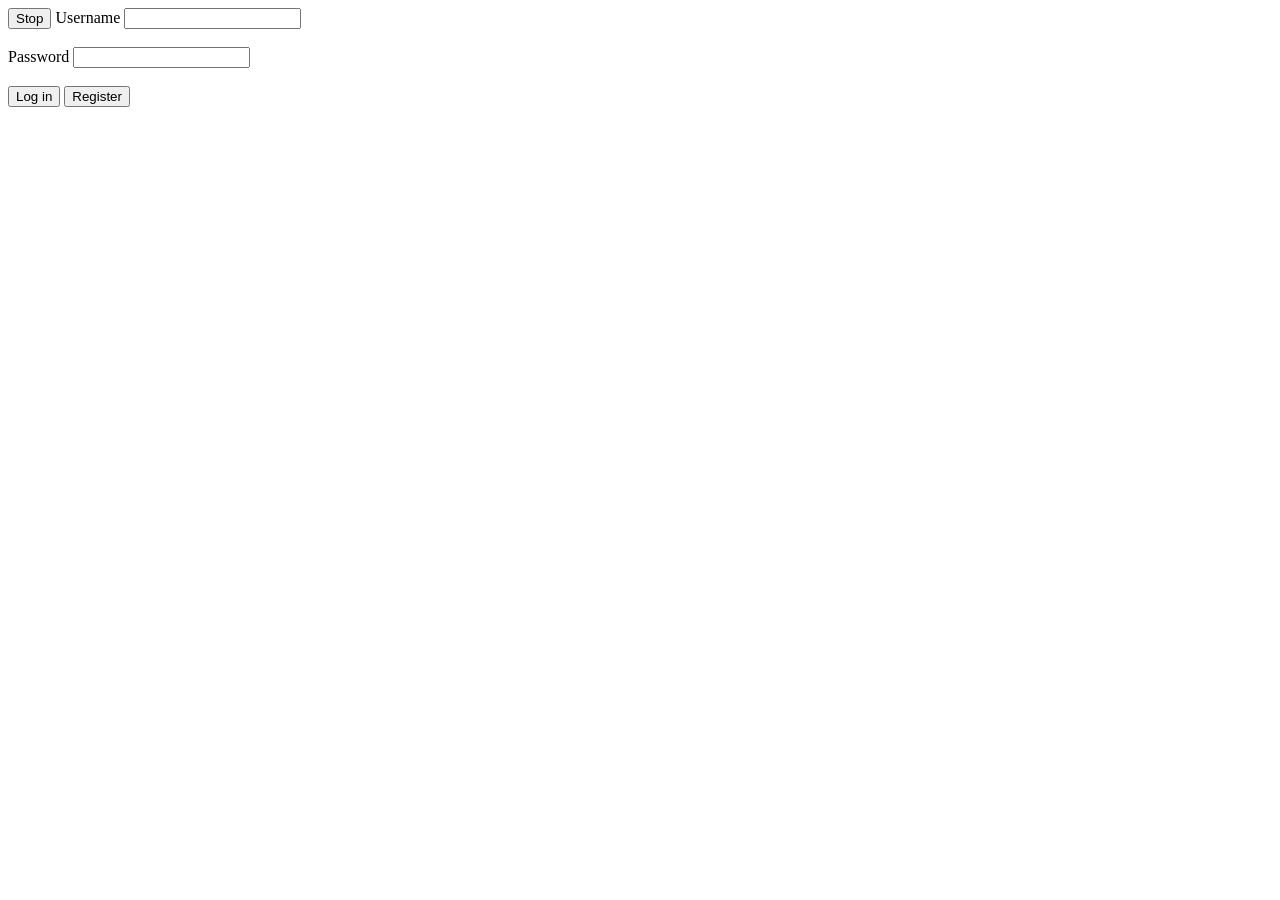
<file: day13/index.html>
<!DOCTYPE html>
<html lang="en">
<head>
    <meta charset="UTF-8">
    <meta name="viewport" content="width=device-width, initial-scale=1.0">
    <title>Document</title>
</head>
<body>
    <button onclick="showAlert()">Stop</button>
   
        <label for="uname">Username</label>
        <input type="text" id="uname" name="uname">
        <br>
        <br>
        <label for="pwd">Password</label>
        <input type="password" id="pwd" name="pwd" >
        <br>
        <br>
        <input type="submit" value="Log in" onclick="login()">
        <input type="submit" value="Register" onclick="register()" >

    <script src="./script.js"></script>
</body>
</html>
</file>
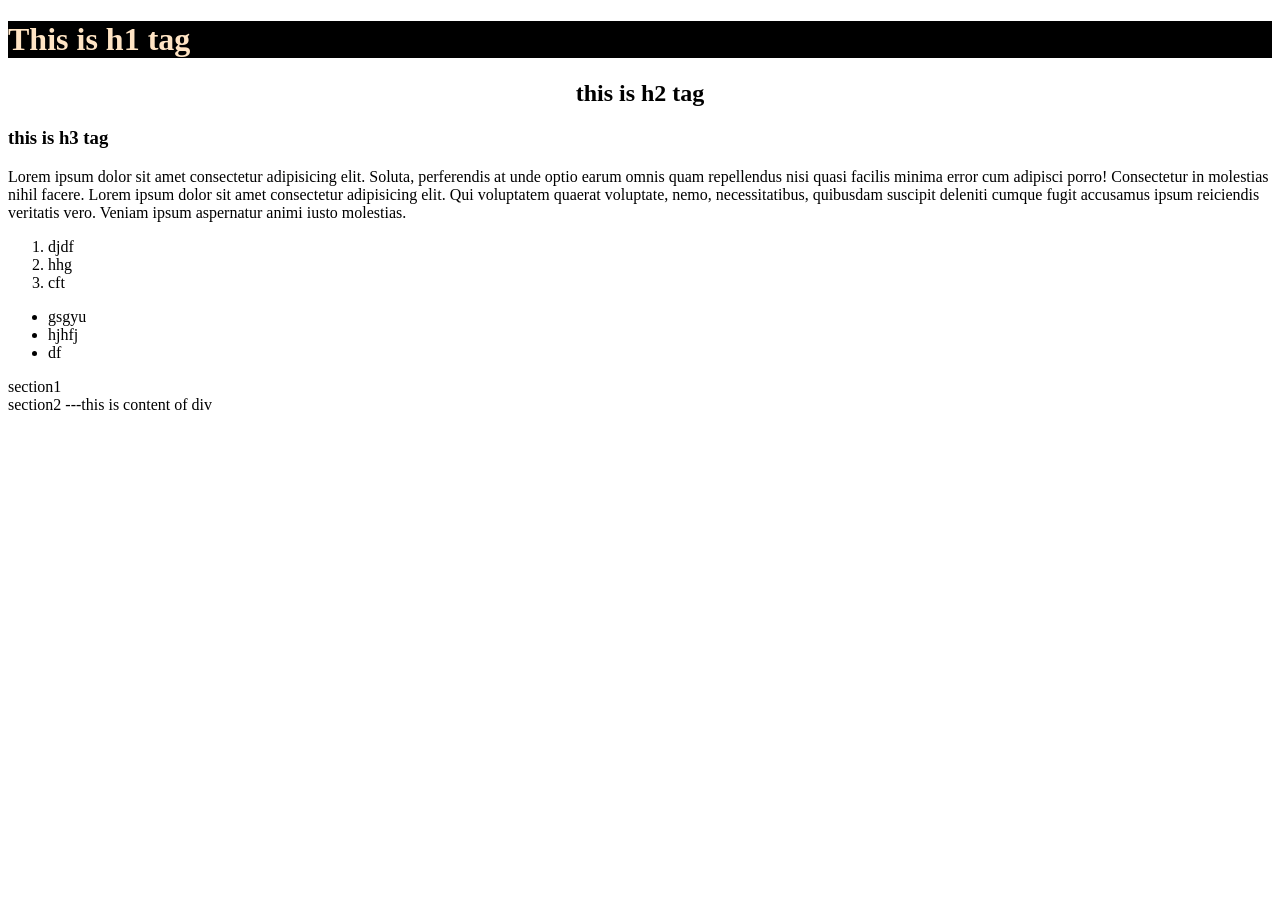
<file: day8/index.html>
<!DOCTYPE html>
<html lang="en">

<head>

    <title>Document</title>
</head>

<body >
    <h1 style="color:bisque;background-color: black;"> This is h1 tag</h1>
    <h2 style="text-align: center;">this is h2 tag</h2>
    <h3>this is h3 tag</h3>
    <p>Lorem ipsum dolor sit amet consectetur adipisicing elit. Soluta, perferendis at unde optio earum omnis quam
        repellendus nisi quasi facilis
        minima error cum adipisci porro! Consectetur in molestias nihil facere.
        Lorem ipsum dolor sit amet consectetur adipisicing elit. Qui voluptatem quaerat voluptate, nemo, necessitatibus,
        quibusdam suscipit deleniti cumque fugit accusamus ipsum reiciendis veritatis vero. Veniam ipsum aspernatur
        animi iusto
        molestias.</p>
        <ol>
            <li>
                djdf
            </li>
            <li>hhg</li>
            <li>cft</li>
        </ol>
        <ul><li>gsgyu</li>
        <li>hjhfj</li>
    <li>df</li></ul>
    <!-- bigger section we use section
    article---bigger than section ..these can be replaced with div -->
    <section>
        <div>
            section1
            </div>
            <div>
                section2 ---<span>this is content of div</span> 
            </div>  
    </section>
    


</body>

</html>
</file>
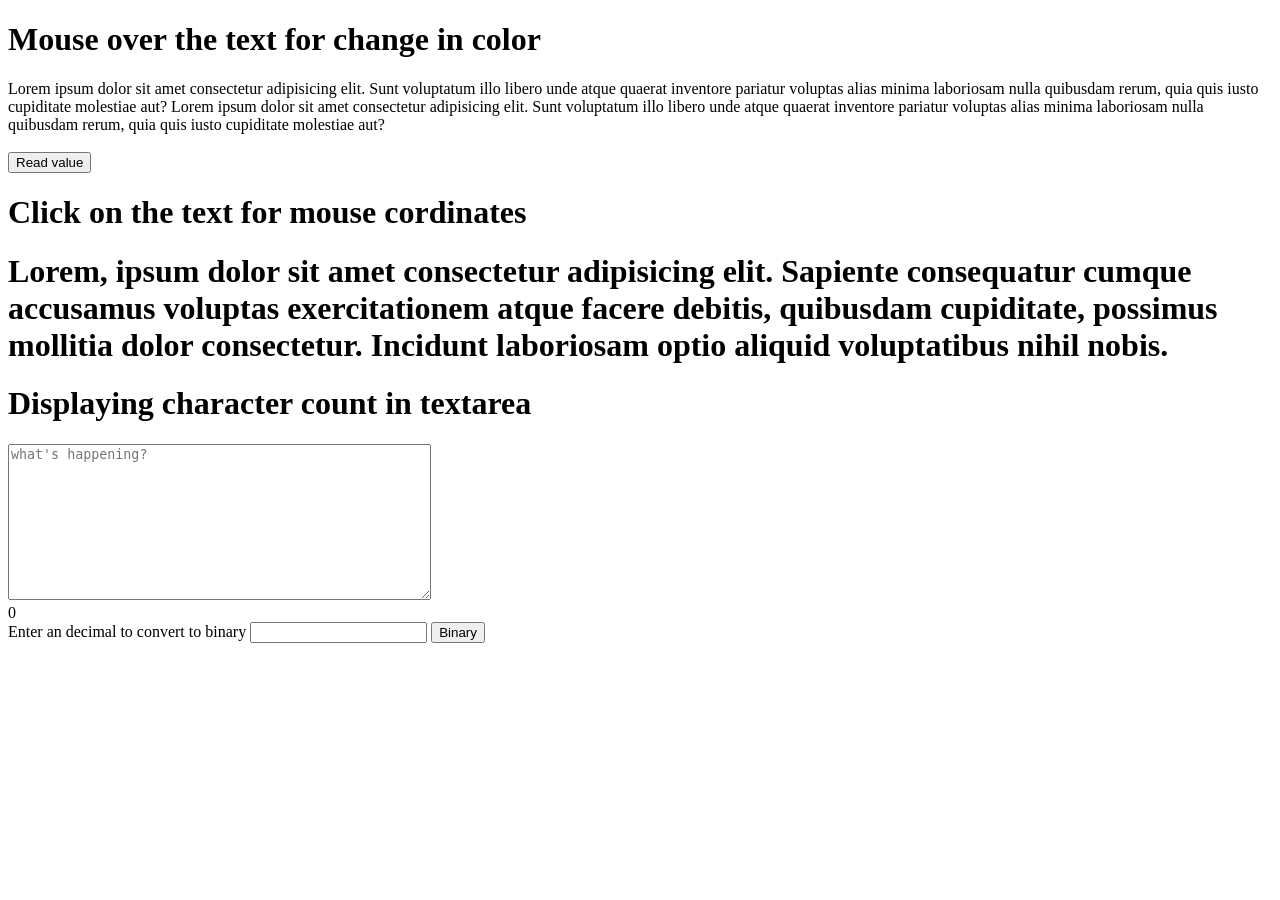
<file: day14/js dom tasks/index.html>
<!DOCTYPE html>
<html lang="en">
<head>
    <meta charset="UTF-8">
    <meta name="viewport" content="width=device-width, initial-scale=1.0">
    <title>Document</title>
</head>
<body>
    <h1>Mouse over the text for change in color</h1>
    <div onmouseover="changeColor(this)"  onmousedown="normalColor(this)">
        Lorem ipsum dolor sit amet consectetur adipisicing elit. 
        Sunt voluptatum illo libero unde atque quaerat inventore pariatur voluptas alias minima 
        laboriosam nulla quibusdam rerum, quia quis iusto cupiditate molestiae aut?
        Lorem ipsum dolor sit amet consectetur adipisicing elit. 
        Sunt voluptatum illo libero unde atque quaerat inventore pariatur voluptas alias minima 
        laboriosam nulla quibusdam rerum, quia quis iusto cupiditate molestiae aut?
    </div><br>
    <button onclick="readValue()">Read value</button>
    <span id="txt"></span>
    
    <h1>Click on the text for mouse cordinates</h1>
    <h1 id="heading" onmousedown="findCordinates(event)">Lorem, ipsum dolor sit amet consectetur adipisicing elit. Sapiente consequatur cumque accusamus voluptas exercitationem atque facere debitis, quibusdam cupiditate, possimus mollitia dolor consectetur. Incidunt laboriosam optio aliquid voluptatibus nihil nobis.</h1>
    <span id="xCord"></span>
    <span id="yCord"></span>
    <h1>Displaying character count in textarea</h1>
    <textarea name="area" id="area" cols="50" rows="10" onkeydown="countLength(this)" placeholder="what's happening?"></textarea>
    <div id="count">0</div>
    <label>Enter an decimal to convert to binary </label>
    <input type="text" id="num" name="num">
    <button onclick="convertToBinary()">Binary</button>
    <div id="binary"></div>
    <script src="./script.js"></script>
</body>
</html>
</file>
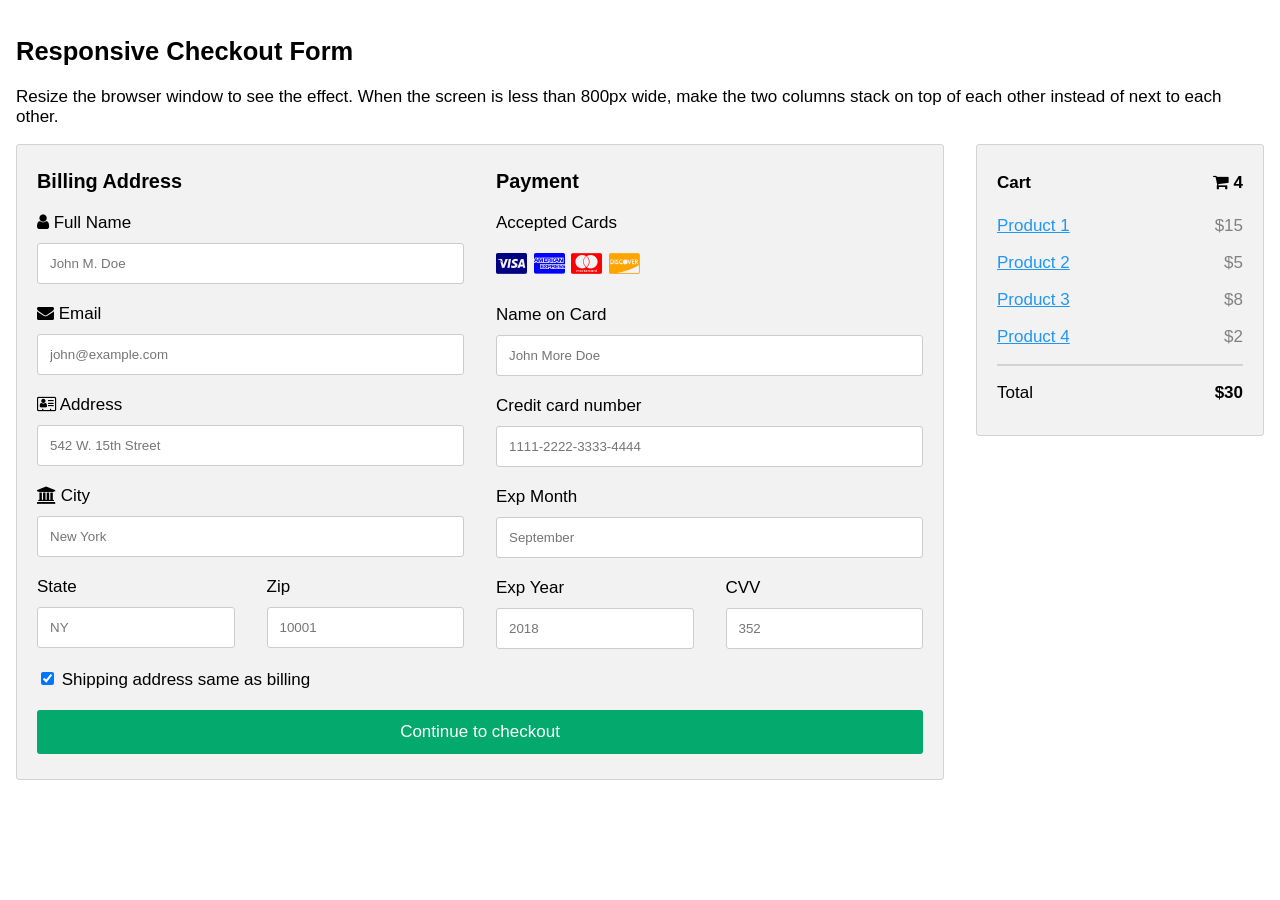
<file: test3.html>
<!DOCTYPE html>
<html>
<head>
<meta name="viewport" content="width=device-width, initial-scale=1">
<link rel="stylesheet" href="https://cdnjs.cloudflare.com/ajax/libs/font-awesome/4.7.0/css/font-awesome.min.css">
<style>
body {
  font-family: Arial;
  font-size: 17px;
  padding: 8px;
}

* {
  box-sizing: border-box;
}

.row {
  display: -ms-flexbox; /* IE10 */
  display: flex;
  -ms-flex-wrap: wrap; /* IE10 */
  flex-wrap: wrap;
  margin: 0 -16px;
}

.col-25 {
  -ms-flex: 25%; /* IE10 */
  flex: 25%;
}

.col-50 {
  -ms-flex: 50%; /* IE10 */
  flex: 50%;
}

.col-75 {
  -ms-flex: 75%; /* IE10 */
  flex: 75%;
}

.col-25,
.col-50,
.col-75 {
  padding: 0 16px;
}

.container {
  background-color: #f2f2f2;
  padding: 5px 20px 15px 20px;
  border: 1px solid lightgrey;
  border-radius: 3px;
}

input[type=text] {
  width: 100%;
  margin-bottom: 20px;
  padding: 12px;
  border: 1px solid #ccc;
  border-radius: 3px;
}

label {
  margin-bottom: 10px;
  display: block;
}

.icon-container {
  margin-bottom: 20px;
  padding: 7px 0;
  font-size: 24px;
}

.btn {
  background-color: #04AA6D;
  color: white;
  padding: 12px;
  margin: 10px 0;
  border: none;
  width: 100%;
  border-radius: 3px;
  cursor: pointer;
  font-size: 17px;
}

.btn:hover {
  background-color: #45a049;
}

a {
  color: #2196F3;
}

hr {
  border: 1px solid lightgrey;
}

span.price {
  float: right;
  color: grey;
}

/* Responsive layout - when the screen is less than 800px wide, make the two columns stack on top of each other instead of next to each other (also change the direction - make the "cart" column go on top) */
@media (max-width: 800px) {
  .row {
    flex-direction: column-reverse;
  }
  .col-25 {
    margin-bottom: 20px;
  }
}
</style>
</head>
<body>

<h2>Responsive Checkout Form</h2>
<p>Resize the browser window to see the effect. When the screen is less than 800px wide, make the two columns stack on top of each other instead of next to each other.</p>
<div class="row">
  <div class="col-75">
    <div class="container">
      <form action="/action_page.php">
      
        <div class="row">
          <div class="col-50">
            <h3>Billing Address</h3>
            <label for="fname"><i class="fa fa-user"></i> Full Name</label>
            <input type="text" id="fname" name="firstname" placeholder="John M. Doe">
            <label for="email"><i class="fa fa-envelope"></i> Email</label>
            <input type="text" id="email" name="email" placeholder="john@example.com">
            <label for="adr"><i class="fa fa-address-card-o"></i> Address</label>
            <input type="text" id="adr" name="address" placeholder="542 W. 15th Street">
            <label for="city"><i class="fa fa-institution"></i> City</label>
            <input type="text" id="city" name="city" placeholder="New York">

            <div class="row">
              <div class="col-50">
                <label for="state">State</label>
                <input type="text" id="state" name="state" placeholder="NY">
              </div>
              <div class="col-50">
                <label for="zip">Zip</label>
                <input type="text" id="zip" name="zip" placeholder="10001">
              </div>
            </div>
          </div>

          <div class="col-50">
            <h3>Payment</h3>
            <label for="fname">Accepted Cards</label>
            <div class="icon-container">
              <i class="fa fa-cc-visa" style="color:navy;"></i>
              <i class="fa fa-cc-amex" style="color:blue;"></i>
              <i class="fa fa-cc-mastercard" style="color:red;"></i>
              <i class="fa fa-cc-discover" style="color:orange;"></i>
            </div>
            <label for="cname">Name on Card</label>
            <input type="text" id="cname" name="cardname" placeholder="John More Doe">
            <label for="ccnum">Credit card number</label>
            <input type="text" id="ccnum" name="cardnumber" placeholder="1111-2222-3333-4444">
            <label for="expmonth">Exp Month</label>
            <input type="text" id="expmonth" name="expmonth" placeholder="September">
            <div class="row">
              <div class="col-50">
                <label for="expyear">Exp Year</label>
                <input type="text" id="expyear" name="expyear" placeholder="2018">
              </div>
              <div class="col-50">
                <label for="cvv">CVV</label>
                <input type="text" id="cvv" name="cvv" placeholder="352">
              </div>
            </div>
          </div>
          
        </div>
        <label>
          <input type="checkbox" checked="checked" name="sameadr"> Shipping address same as billing
        </label>
        <input type="submit" value="Continue to checkout" class="btn">
      </form>
    </div>
  </div>
  <div class="col-25">
    <div class="container">
      <h4>Cart <span class="price" style="color:black"><i class="fa fa-shopping-cart"></i> <b>4</b></span></h4>
      <p><a href="#">Product 1</a> <span class="price">$15</span></p>
      <p><a href="#">Product 2</a> <span class="price">$5</span></p>
      <p><a href="#">Product 3</a> <span class="price">$8</span></p>
      <p><a href="#">Product 4</a> <span class="price">$2</span></p>
      <hr>
      <p>Total <span class="price" style="color:black"><b>$30</b></span></p>
    </div>
  </div>
</div>

</body>
</html>
</file>
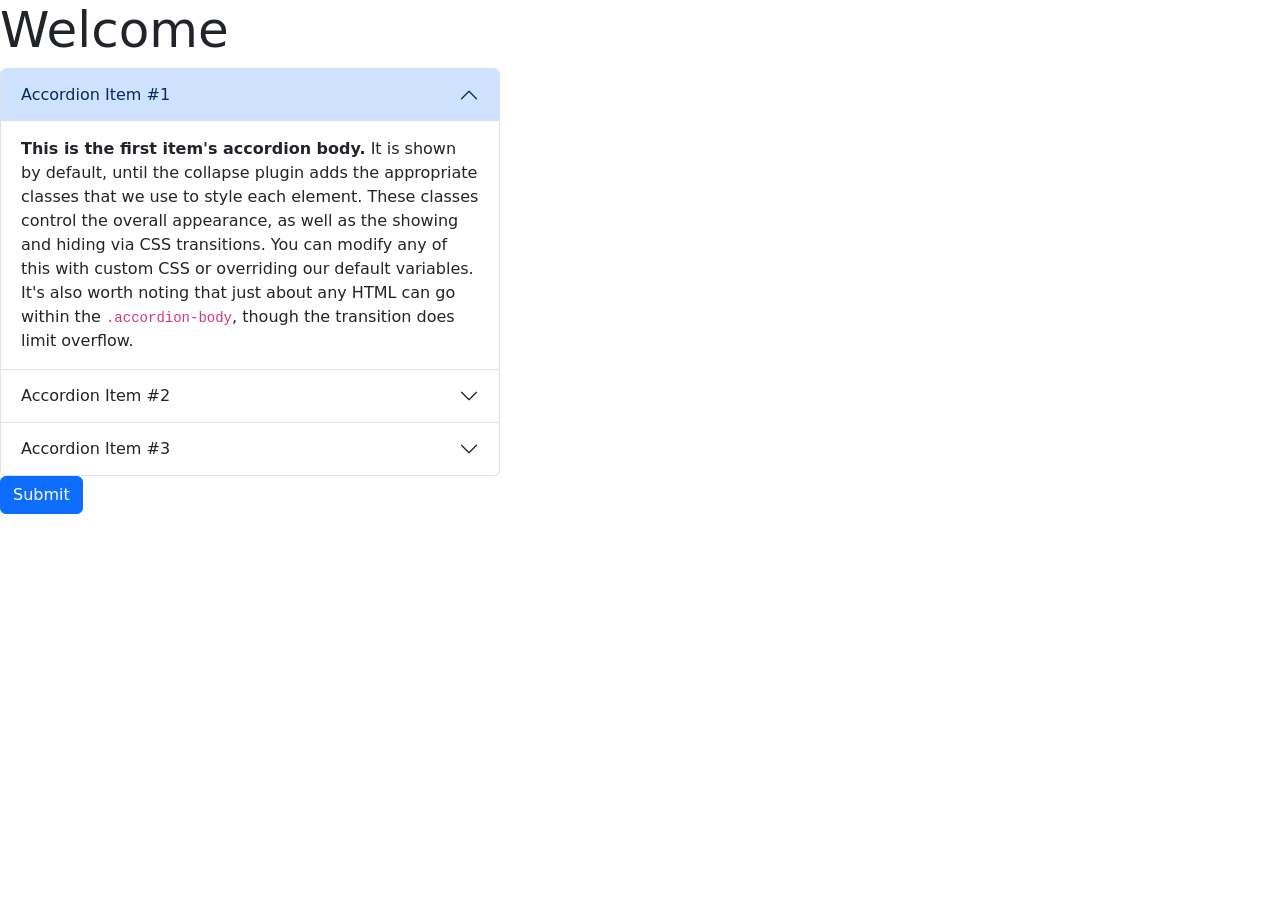
<file: day11/bootsrap.html>
<!DOCTYPE html>
<html lang="en">
<head>
    <meta charset="UTF-8">
    <meta name="viewport" content="width=device-width, initial-scale=1.0">
    <title>Document</title>
    
    <link href="https://cdn.jsdelivr.net/npm/bootstrap@5.3.2/dist/css/bootstrap.min.css" rel="stylesheet" integrity="sha384-T3c6CoIi6uLrA9TneNEoa7RxnatzjcDSCmG1MXxSR1GAsXEV/Dwwykc2MPK8M2HN" crossorigin="anonymous">
    <link rel="stylesheet" href="./style.css">
</head>
<body>
    <h1>Welcome</h1>
    <div class="accordion" id="accordionExample">
        <div class="accordion-item">
          <h2 class="accordion-header">
            <button class="accordion-button" type="button" data-bs-toggle="collapse" data-bs-target="#collapseOne" aria-expanded="true" aria-controls="collapseOne">
              Accordion Item #1
            </button>
          </h2>
          <div id="collapseOne" class="accordion-collapse collapse show" data-bs-parent="#accordionExample">
            <div class="accordion-body">
              <strong>This is the first item's accordion body.</strong> It is shown by default, until the collapse plugin adds the appropriate classes that we use to style each element. These classes control the overall appearance, as well as the showing and hiding via CSS transitions. You can modify any of this with custom CSS or overriding our default variables. It's also worth noting that just about any HTML can go within the <code>.accordion-body</code>, though the transition does limit overflow.
            </div>
          </div>
        </div>
        <div class="accordion-item">
          <h2 class="accordion-header">
            <button class="accordion-button collapsed" type="button" data-bs-toggle="collapse" data-bs-target="#collapseTwo" aria-expanded="false" aria-controls="collapseTwo">
              Accordion Item #2
            </button>
          </h2>
          <div id="collapseTwo" class="accordion-collapse collapse" data-bs-parent="#accordionExample">
            <div class="accordion-body">
              <strong>This is the second item's accordion body.</strong> It is hidden by default, until the collapse plugin adds the appropriate classes that we use to style each element. These classes control the overall appearance, as well as the showing and hiding via CSS transitions. You can modify any of this with custom CSS or overriding our default variables. It's also worth noting that just about any HTML can go within the <code>.accordion-body</code>, though the transition does limit overflow.
            </div>
          </div>
        </div>
        <div class="accordion-item">
          <h2 class="accordion-header">
            <button class="accordion-button collapsed" type="button" data-bs-toggle="collapse" data-bs-target="#collapseThree" aria-expanded="false" aria-controls="collapseThree">
              Accordion Item #3
            </button>
          </h2>
          <div id="collapseThree" class="accordion-collapse collapse" data-bs-parent="#accordionExample">
            <div class="accordion-body">
              <strong>This is the third item's accordion body.</strong> It is hidden by default, until the collapse plugin adds the appropriate classes that we use to style each element. These classes control the overall appearance, as well as the showing and hiding via CSS transitions. You can modify any of this with custom CSS or overriding our default variables. It's also worth noting that just about any HTML can go within the <code>.accordion-body</code>, though the transition does limit overflow.
            </div>
          </div>
        </div>
      </div>

      <button class="btn btn-primary">Submit</button>
    <script src="https://cdn.jsdelivr.net/npm/bootstrap@5.3.2/dist/js/bootstrap.bundle.min.js" integrity="sha384-C6RzsynM9kWDrMNeT87bh95OGNyZPhcTNXj1NW7RuBCsyN/o0jlpcV8Qyq46cDfL" crossorigin="anonymous"></script>
</body>
</html>
</file>
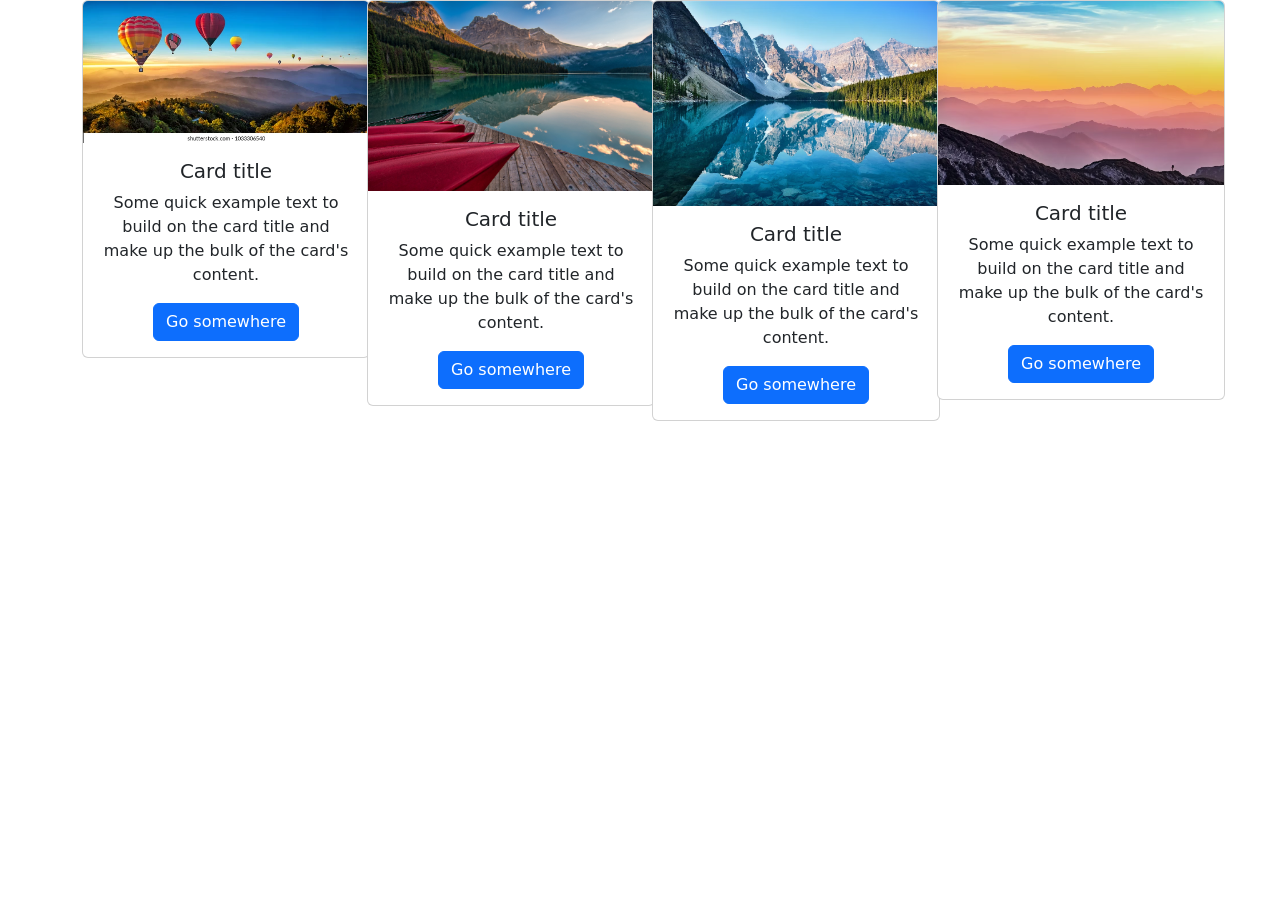
<file: day11/cards.html>
<!DOCTYPE html>
<html lang="en">

<head>
    <meta charset="UTF-8">
    <meta name="viewport" content="width=device-width, initial-scale=1.0">
    <title>Document</title>
    <link href="https://cdn.jsdelivr.net/npm/bootstrap@5.3.2/dist/css/bootstrap.min.css" rel="stylesheet"
        integrity="sha384-T3c6CoIi6uLrA9TneNEoa7RxnatzjcDSCmG1MXxSR1GAsXEV/Dwwykc2MPK8M2HN" crossorigin="anonymous">
</head>

<body>
    <script src="https://cdn.jsdelivr.net/npm/bootstrap@5.3.2/dist/js/bootstrap.bundle.min.js"
        integrity="sha384-C6RzsynM9kWDrMNeT87bh95OGNyZPhcTNXj1NW7RuBCsyN/o0jlpcV8Qyq46cDfL"
        crossorigin="anonymous"></script>


    </div>


    <div class="container text-center">
        <div class="row align-items-start">
            
                <div class="col-xs-12 col-sm-6 col-md-4 col-lg-3">
                    <div class="card" style="width: 18rem;">
                        <img src="./colorful.webp" class="card-img-top" alt="hot air ballons">
                        <div class="card-body">
                            <h5 class="card-title">Card title</h5>
                            <p class="card-text">Some quick example text to build on the card title and make up the bulk
                                of the card's content.</p>
                            <a href="#" class="btn btn-primary">Go somewhere</a>
                        </div>
                    </div>
                </div>
                <div class="col-xs-12 col-sm-6 col-md-4 col-lg-3">
                    <div class="card" style="width: 18rem;">
                        <img src="./pexels.jpg" class="card-img-top" alt="pexels">
                        <div class="card-body">
                            <h5 class="card-title">Card title</h5>
                            <p class="card-text">Some quick example text to build on the card title and make up the
                                bulk of the card's content.</p>
                            <a href="#" class="btn btn-primary">Go somewhere</a>
                        </div>
                    </div>
                </div>
                <div class="col-xs-12 col-sm-6 col-md-4 col-lg-3"">
                    <div class="card" style="width: 18rem;">
                        <img src="./photo1.avif" class="card-img-top" alt="photo1">
                        <div class="card-body">
                            <h5 class="card-title">Card title</h5>
                            <p class="card-text">Some quick example text to build on the card title and make up
                                the bulk of the card's content.</p>
                            <a href="#" class="btn btn-primary">Go somewhere</a>
                        </div>
                    </div>
                </div>
                    <div class="col-xs-12 col-sm-6 col-md-4 col-lg-3"3">
                        <div class="card" style="width: 18rem; height:fit-content">
                            <img src="./photo99.avif" class="card-img-top" alt="photo99">
                            <div class="card-body">
                                <h5 class="card-title">Card title</h5>
                                <p class="card-text">Some quick example text to build on the card title and make
                                    up the bulk of the card's content.</p>
                                <a href="#" class="btn btn-primary">Go somewhere</a>
                            </div>
                        </div>
                  
                </div>
            </div>
</body>

</html>
</file>
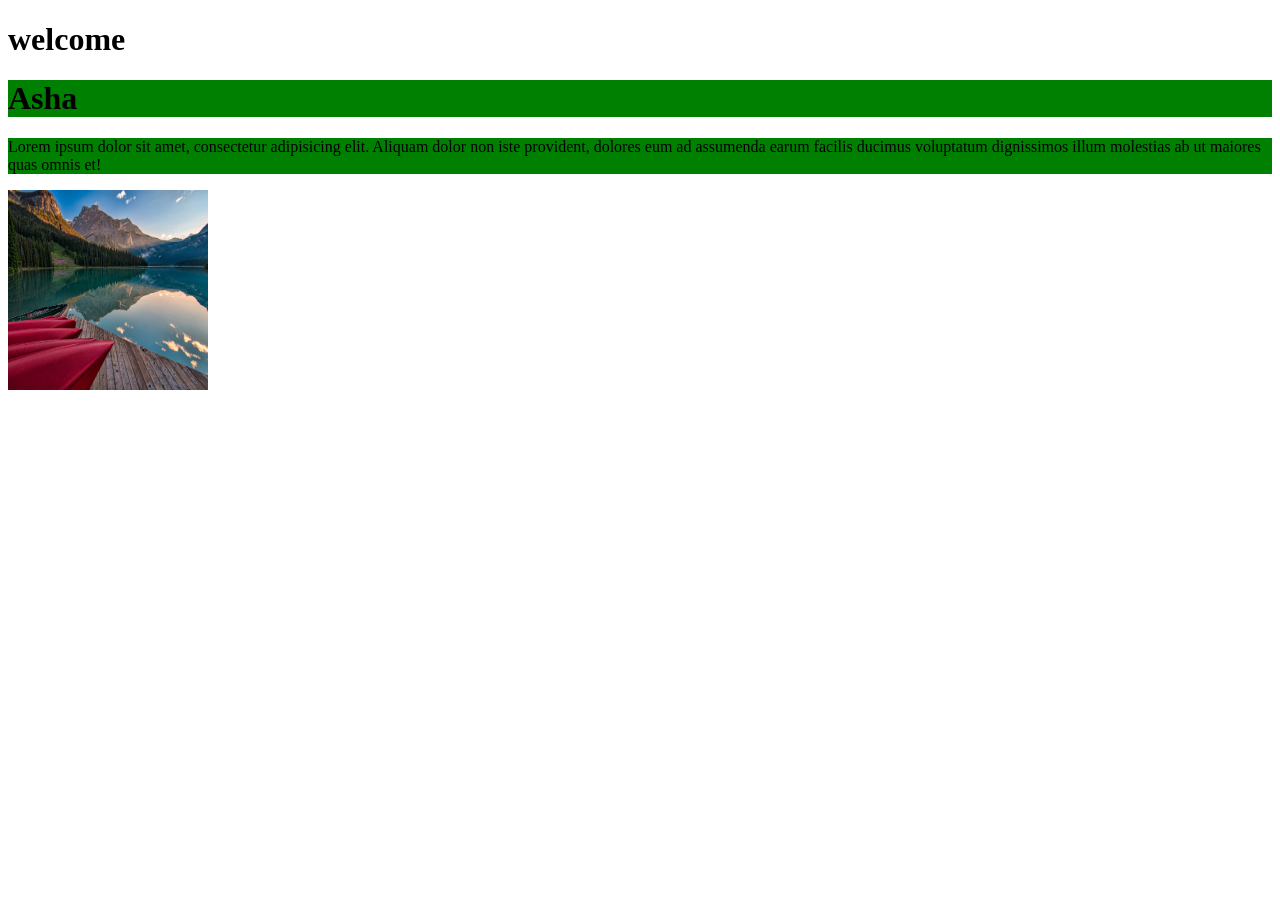
<file: day12/dom.html>
<!DOCTYPE html>
<html lang="en">
<head>
    <meta charset="UTF-8">
    <meta name="viewport" content="width=device-width, initial-scale=1.0">
    <title>Document</title>
</head>
<body>
    <div id="alert"></div>
    <h1 class="welcome">Asha
</h1>
    <p class="welcome">Lorem ipsum dolor sit amet, consectetur adipisicing elit. 
        Aliquam dolor non iste provident, dolores eum ad assumenda earum facilis ducimus 
        voluptatum dignissimos illum molestias ab ut maiores quas omnis et!</p>
    <script src="./script.js"></script>
    
</body>
</html>
</file>
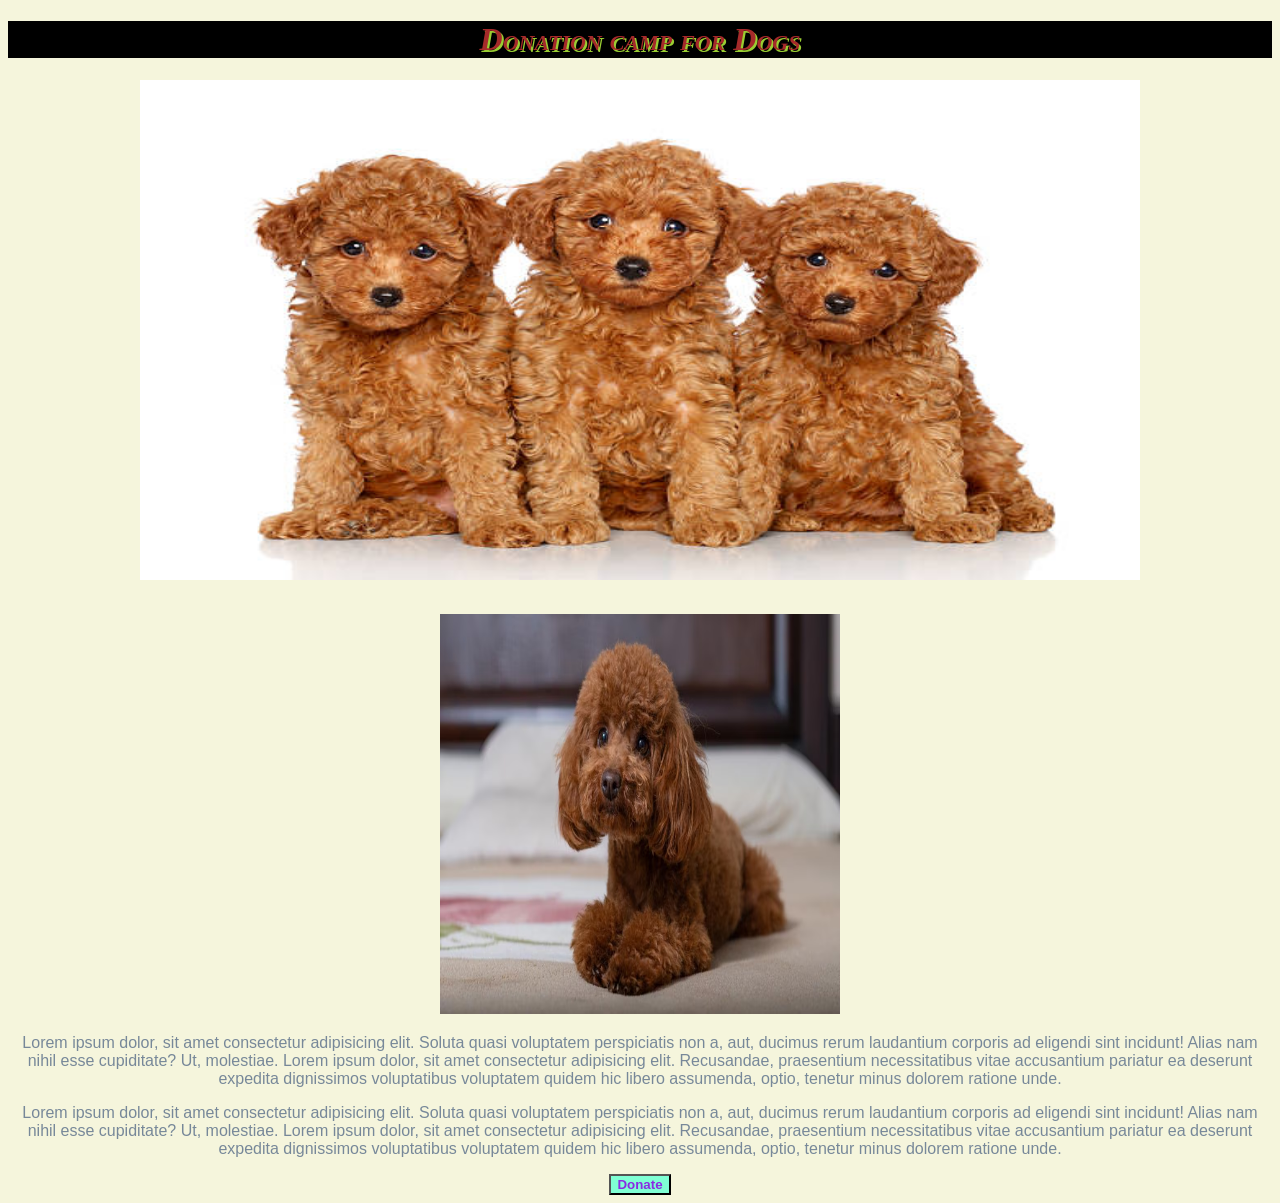
<file: day8/css task.html>
<!DOCTYPE html>
<html lang="en">

<head>
    <title>Document</title>
    <style>
        body {
            background-color:beige;
            text-align: center;
        }
        #img1{
            width:1000px;
            height:500px;
        }
        #img2{
            width:400px;
            height:400px;
            margin-top: 30px;
        }
        #heading{
            background-color: black;
            color: brown;
            text-shadow: 2px 2px yellowgreen;
            font-style: oblique;
            font-variant: small-caps;
        }
        #donate{
            background-color: aquamarine;
            color:blueviolet;
            font-weight: 700;
        }
        p{
            color:lightslategray;
            font-family: Verdana, Geneva, Tahoma, sans-serif;
        }
    </style>
</head>

<body>
    <h1 id="heading">Donation camp for Dogs</h1>
    <img src="./toy_poodle.jpg" alt="three_toy_poodles" id="img1"><br>
    <img src="./toy-poodle1.avif" alt="toy_poodle" id="img2">
    <p>Lorem ipsum dolor, sit amet consectetur adipisicing elit. Soluta quasi voluptatem perspiciatis non a, aut,
        ducimus rerum laudantium corporis ad eligendi sint incidunt! Alias nam nihil esse cupiditate? Ut, molestiae.
        Lorem ipsum dolor, sit amet consectetur adipisicing elit. Recusandae, praesentium necessitatibus vitae
        accusantium pariatur ea deserunt expedita dignissimos voluptatibus voluptatem
        quidem hic libero assumenda, optio, tenetur minus dolorem ratione unde.</p>
        <p>Lorem ipsum dolor, sit amet consectetur adipisicing elit. Soluta quasi voluptatem perspiciatis non a, aut,
            ducimus rerum laudantium corporis ad eligendi sint incidunt! Alias nam nihil esse cupiditate? Ut, molestiae.
            Lorem ipsum dolor, sit amet consectetur adipisicing elit. Recusandae, praesentium necessitatibus vitae
            accusantium pariatur ea deserunt expedita dignissimos voluptatibus voluptatem
            quidem hic libero assumenda, optio, tenetur minus dolorem ratione unde.</p>
        <input type="button" value="Donate" id="donate">
</body>

</html>
</file>
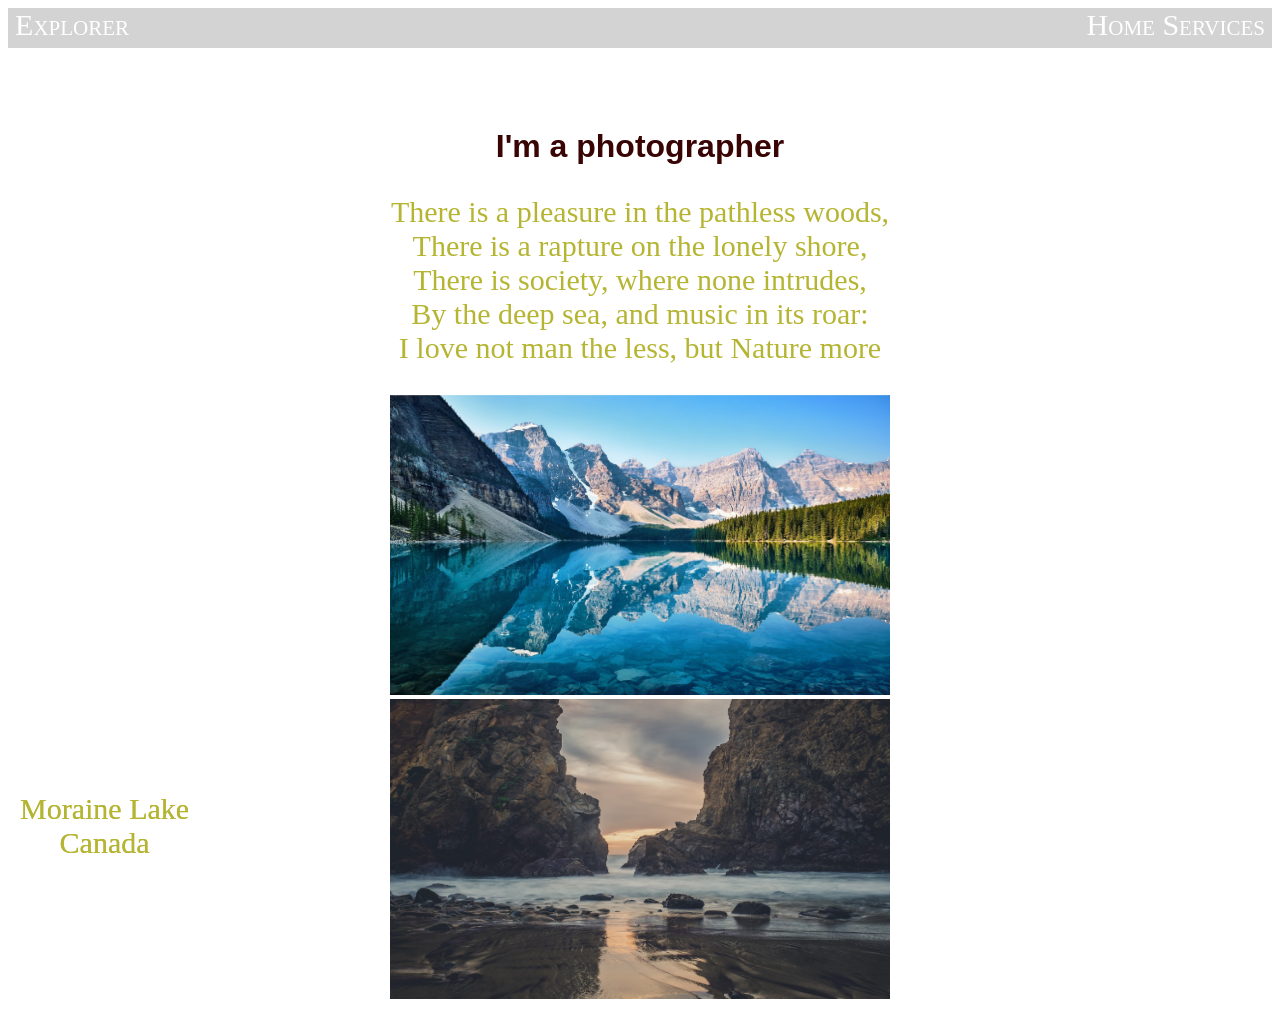
<file: day8/photograpy.html>
<!DOCTYPE html>
<html lang="en">
<head>
    <meta charset="UTF-8">
    <meta name="viewport" content="width=device-width, initial-scale=1.0">
    <link rel="stylesheet" href="./style.css">
    <title>Document</title>
</head>
<body>
    <div id="nav">
        <a href="#" target="_blank">Explorer</a>
        <span id="links">
        <a href="#" target="_blank">Home</a>
        <a href="#" target="_blank">Services</a>
        <a href="#" target="_blank">about</a>
        <a href="#" target="_blank">Contact</a>
    </span>
    </div>
    <h1 id="heading">I'm a photographer</h1>
    <p>There is a pleasure in the pathless woods,<br>
        There is a rapture on the lonely shore,<br>
        There is society, where none intrudes,<br>
        By the deep sea, and music in its roar:<br>
        I love not man the less, but Nature more</p>
        <div>
            <div>
            <img src="./landscape1.avif" alt="landscape1" height="300px" width="500px">
            <p class="text">Moraine Lake<br>Canada</p>
        </div>
        <div>
            <img src="./landscape2.avif" alt="landscape2" height="300px" width="500px">
            <p class="text">Moraine Lake<br>Canada</p>
        </div>

        </div>

</body>
</html>
</file>
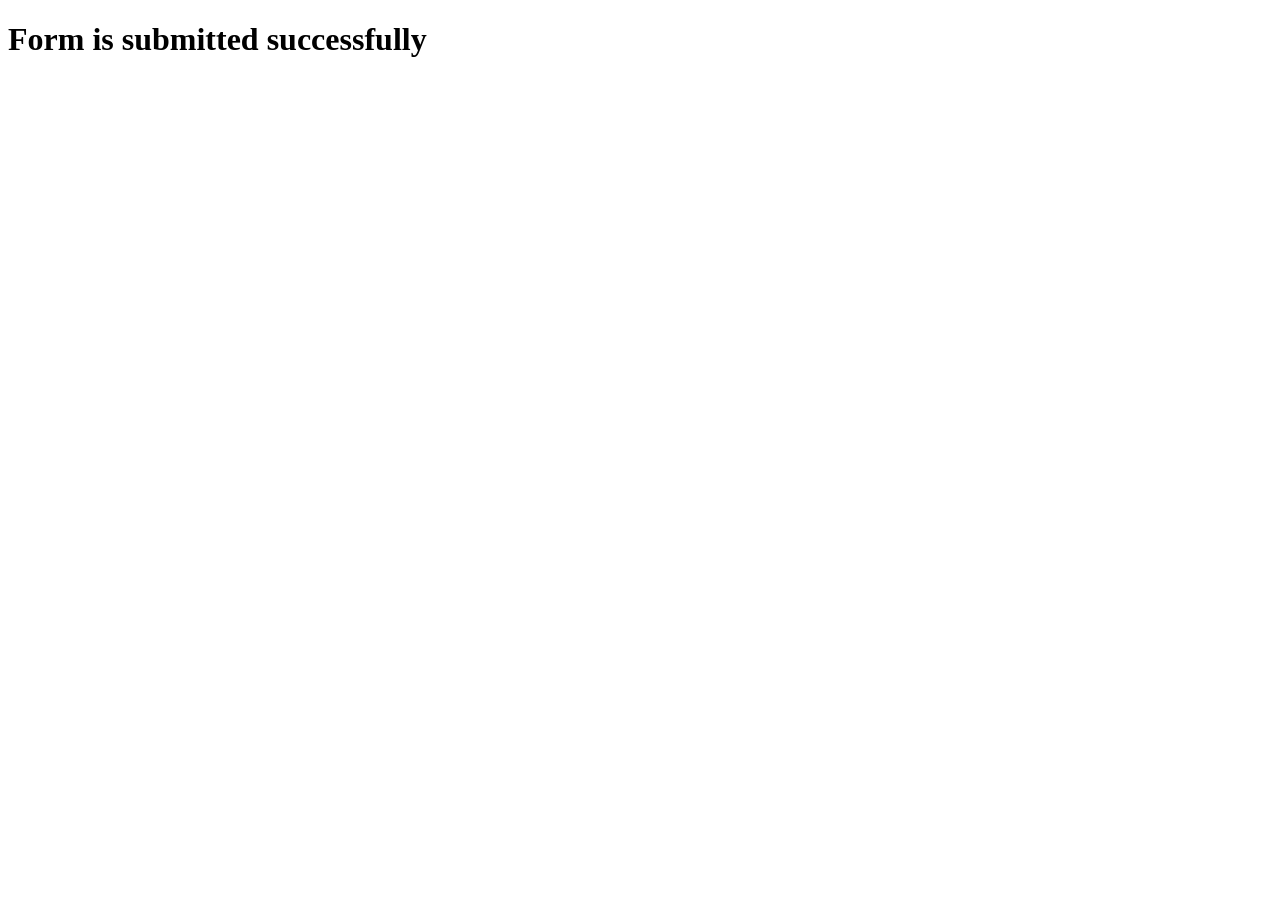
<file: day8/sucess.html>
<!DOCTYPE html>
<html lang="en">
<head>
    <meta charset="UTF-8">
    <meta name="viewport" content="width=device-width, initial-scale=1.0">
    <title>Document</title>
</head>
<body>
    <h1>Form is submitted successfully</h1>
</body>
</html>
</file>
<file: day11/style.css>
h1{
    font-size:50px;
}
.accordion{
    width:500px
}
</file>
<file: day8/style.css>
body{
    text-align: center;
}
#nav{
    background-color: lightgray;
  
    height:40px;
    font-size: 30px;
   
}
a{
    text-decoration: none;
    color:white;
    font-variant: small-caps;
}
#links{
    margin-left:950px;
}
#heading{
    margin-top: 80px;
    color:rgb(56, 4, 4);
    font-family: 'Lucida Sans', 'Lucida Sans Regular', 'Lucida Grande', 'Lucida Sans Unicode', Geneva, Verdana, sans-serif;

}
p{
    
    font-size: 30px;
    color:rgb(181, 181, 51);
}
.text{
    position:absolute;
    bottom:10px ;
    left:20px;
}
p:hover{
    color:blue
}
</file>
